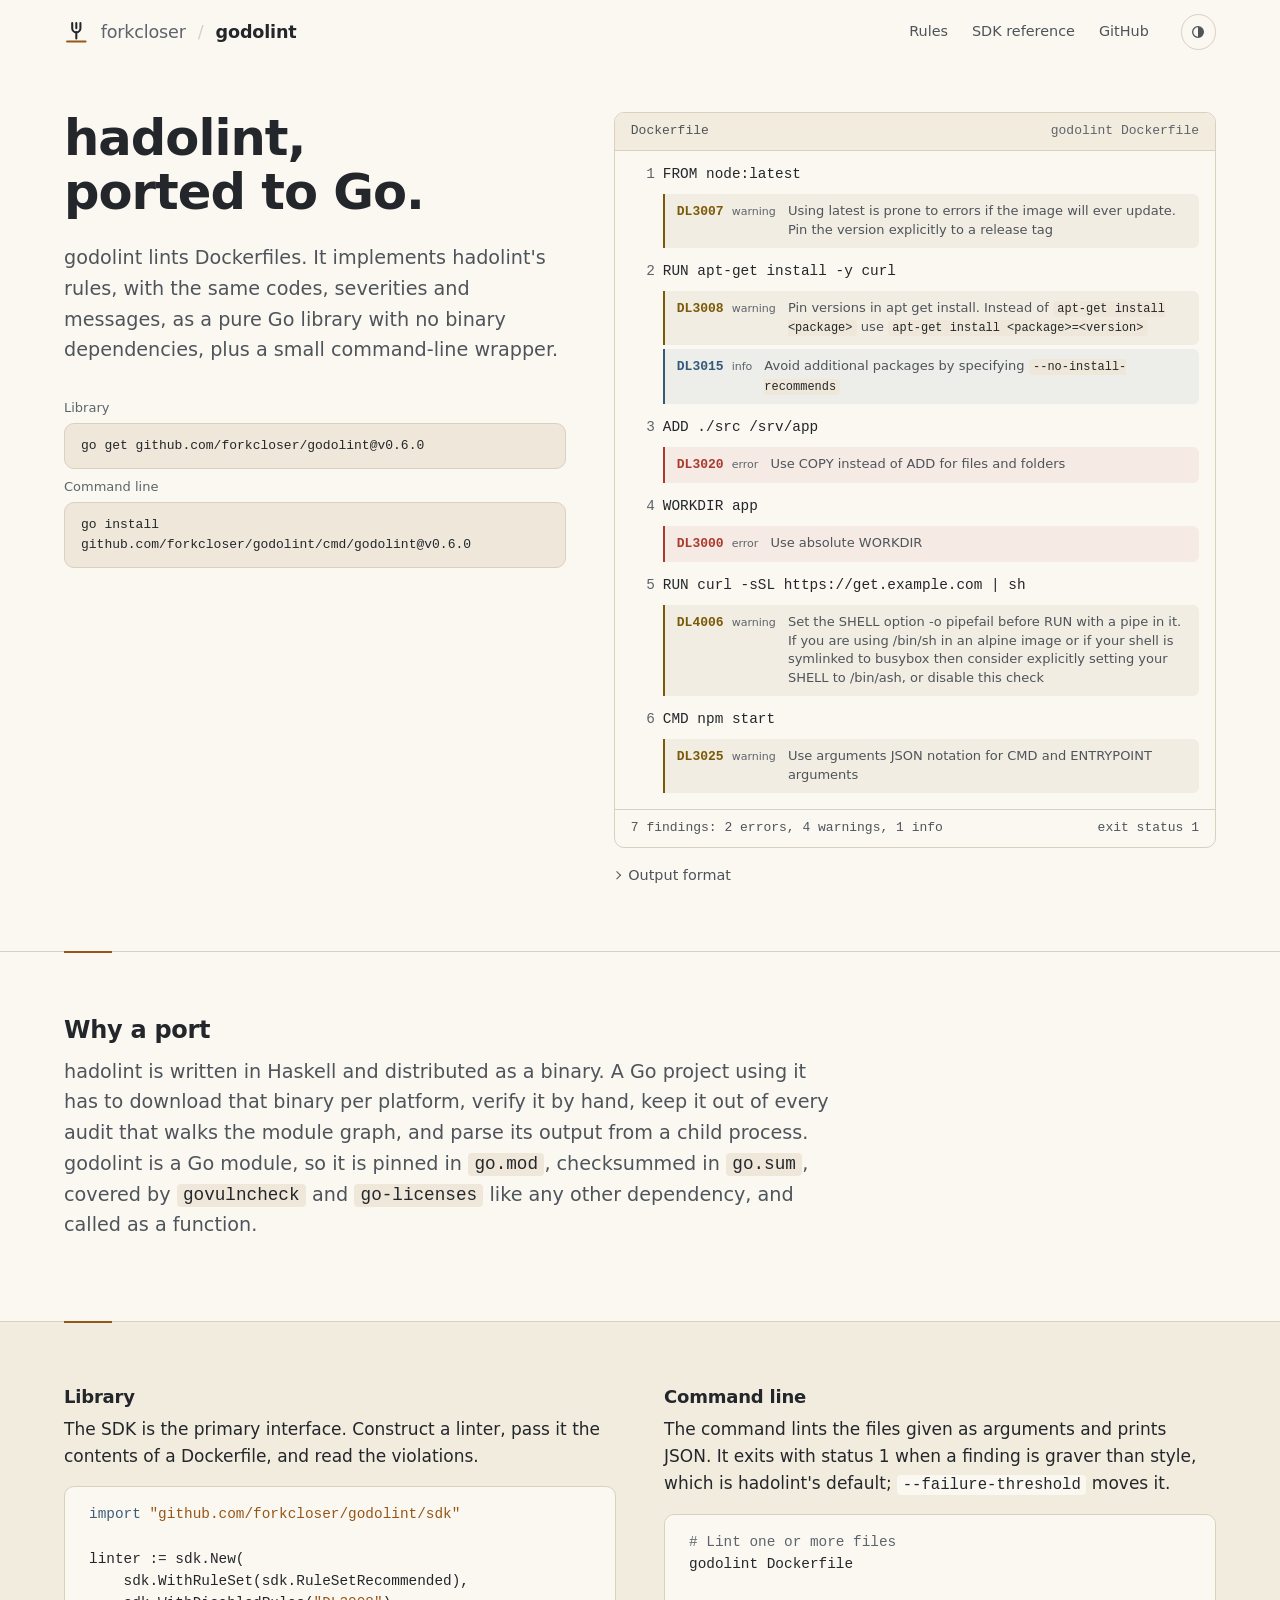
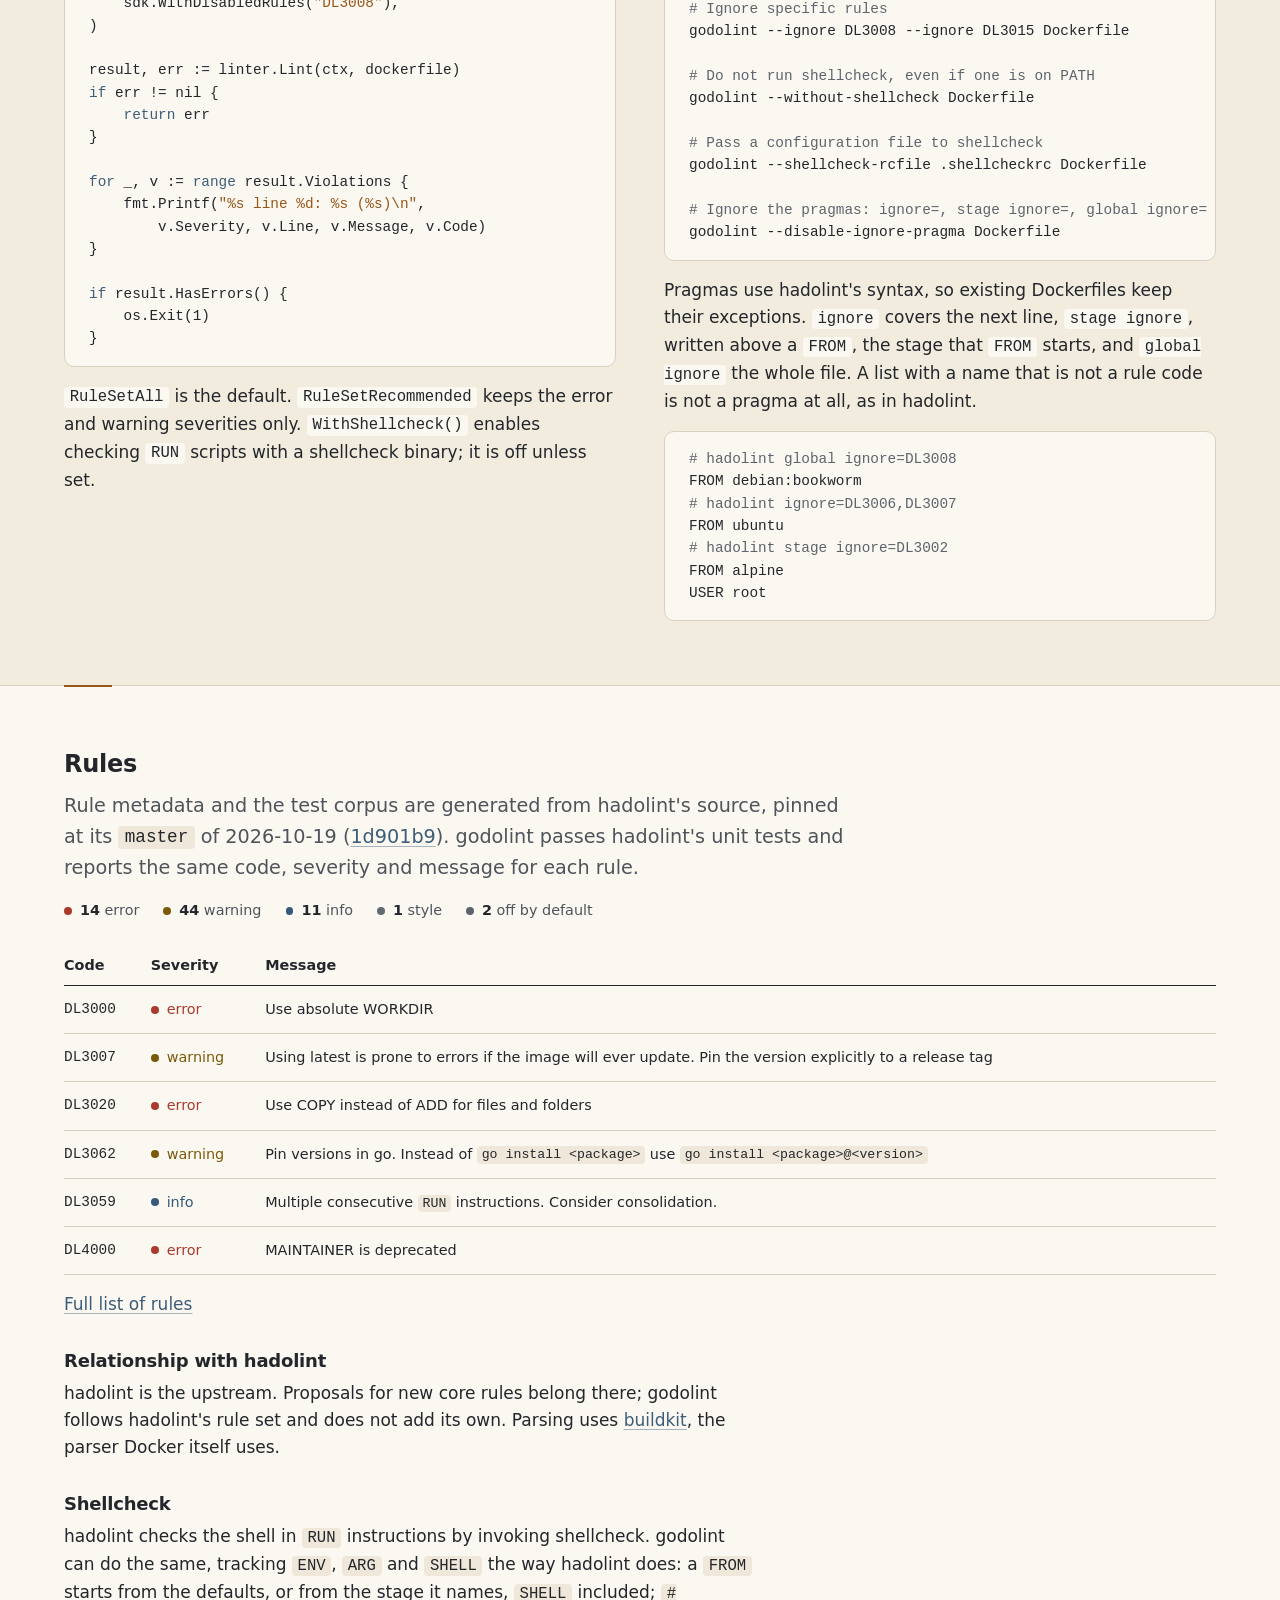
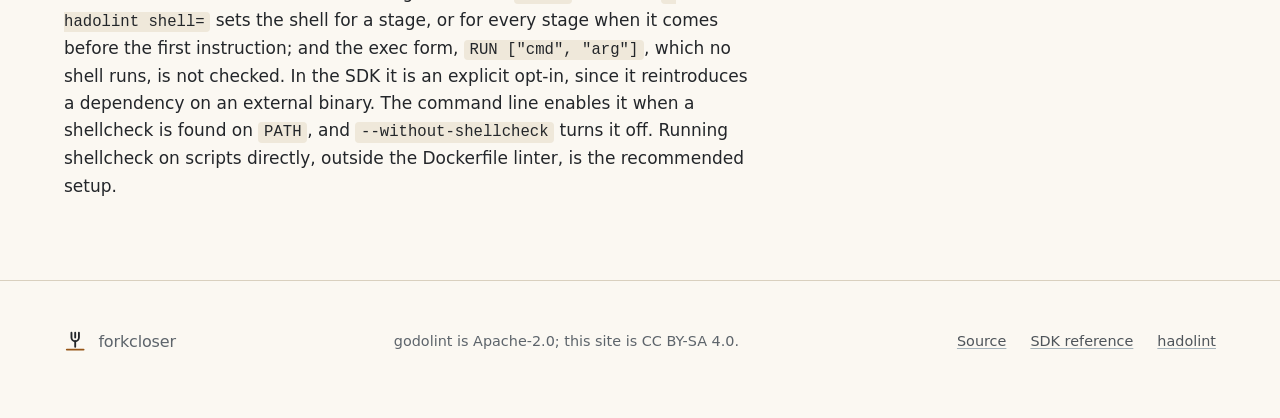
<file: site/index.html>
<!doctype html>
<html lang="en">
<head>
  <meta charset="utf-8">
  <meta name="viewport" content="width=device-width, initial-scale=1">
  <title>godolint</title>
  <meta name="description" content="A port of hadolint to Go. Same rules, codes and messages, as a library and a command-line tool.">
  <link rel="canonical" href="https://godolint.forkcloser.org/">
  <meta name="theme-color" content="#fbf8f2" media="(prefers-color-scheme: light)">
  <meta name="theme-color" content="#1d1a16" media="(prefers-color-scheme: dark)">
  <script>try{var t=localStorage.getItem("forkcloser-theme");if(t==="light"||t==="dark")document.documentElement.setAttribute("data-theme",t)}catch(e){}</script>
  <link rel="stylesheet" href="forkcloser.css">
  <link rel="stylesheet" href="style.css">
  <link rel="icon" type="image/png" href="favicon.png">
  <link rel="apple-touch-icon" href="apple-touch-icon.png">
  <meta property="og:url" content="https://godolint.forkcloser.org/">
  <meta property="og:title" content="godolint">
  <meta property="og:description" content="A port of hadolint to Go. Same rules, codes and messages, as a library and a command-line tool.">
  <meta property="og:image" content="https://godolint.forkcloser.org/logo.png">
  <script src="forkcloser.js" defer></script>
</head>
<body>

<a class="skip" href="#main">Skip to content</a>

<header class="wrap top">
  <a class="brand" href="./">
    <svg class="mark" viewBox="0 0 24 24" aria-hidden="true" fill="none" stroke="currentColor" stroke-width="2" stroke-linecap="round">
      <path d="M8 3v5a4 4 0 0 0 8 0V3"/>
        <path d="M12 3v5M12 12v6"/>
        <path class="table" d="M3 21h18"/>
    </svg>
    <span class="org">forkcloser</span><span class="sep">/</span>godolint
  </a>
  <nav class="nav" aria-label="Site">
    <a href="rules.html">Rules</a>
    <a href="https://pkg.go.dev/github.com/forkcloser/godolint/sdk">SDK reference</a>
    <a href="https://github.com/forkcloser/godolint">GitHub</a>
    <button class="theme" type="button" aria-label="Theme: system. Switch to light.">
      <svg class="auto" viewBox="0 0 24 24" aria-hidden="true" fill="none" stroke="currentColor" stroke-width="2"><circle cx="12" cy="12" r="8"/><path d="M12 4a8 8 0 0 1 0 16z" fill="currentColor" stroke="none"/></svg>
      <svg class="sun" viewBox="0 0 24 24" aria-hidden="true" fill="none" stroke="currentColor" stroke-width="2" stroke-linecap="round"><circle cx="12" cy="12" r="4"/><path d="M12 2v2M12 20v2M4.9 4.9l1.4 1.4M17.7 17.7l1.4 1.4M2 12h2M20 12h2M4.9 19.1l1.4-1.4M17.7 6.3l1.4-1.4"/></svg>
      <svg class="moon" viewBox="0 0 24 24" aria-hidden="true" fill="none" stroke="currentColor" stroke-width="2" stroke-linecap="round" stroke-linejoin="round"><path d="M21 12.8A9 9 0 1 1 11.2 3a7 7 0 0 0 9.8 9.8z"/></svg>
    </button>
  </nav>
</header>

<main id="main">

<div class="wrap hero">
  <div>
    <h1>hadolint, ported to Go.</h1>
    <p class="lede">godolint lints Dockerfiles. It implements hadolint's rules, with the same codes, severities and messages, as a pure Go library with no binary dependencies, plus a small command-line wrapper.</p>
    <div class="install">
      <p class="label">Library</p>
      <pre><code>go get github.com/forkcloser/godolint@v0.6.0</code></pre>
      <p class="label">Command line</p>
      <pre><code>go install github.com/forkcloser/godolint/cmd/godolint@v0.6.0</code></pre>
    </div>
  </div>

  <div>
    <figure class="lint" aria-label="A Dockerfile with godolint's findings shown under each line">
      <figcaption><span>Dockerfile</span><span>godolint Dockerfile</span></figcaption>
      <ol class="src">
        <li><code>FROM node:latest</code>
          <ul class="diag">
            <li class="sev-warning"><b>DL3007<small>warning</small></b> <span>Using latest is prone to errors if the image will ever update. Pin the version explicitly to a release tag</span></li>
          </ul>
        </li>
        <li><code>RUN apt-get install -y curl</code>
          <ul class="diag">
            <li class="sev-warning"><b>DL3008<small>warning</small></b> <span>Pin versions in apt get install. Instead of <code>apt-get install &lt;package&gt;</code> use <code>apt-get install &lt;package&gt;=&lt;version&gt;</code></span></li>
            <li class="sev-info"><b>DL3015<small>info</small></b> <span>Avoid additional packages by specifying <code>--no-install-recommends</code></span></li>
          </ul>
        </li>
        <li><code>ADD ./src /srv/app</code>
          <ul class="diag">
            <li class="sev-error"><b>DL3020<small>error</small></b> <span>Use COPY instead of ADD for files and folders</span></li>
          </ul>
        </li>
        <li><code>WORKDIR app</code>
          <ul class="diag">
            <li class="sev-error"><b>DL3000<small>error</small></b> <span>Use absolute WORKDIR</span></li>
          </ul>
        </li>
        <li><code>RUN curl -sSL https://get.example.com | sh</code>
          <ul class="diag">
            <li class="sev-warning"><b>DL4006<small>warning</small></b> <span>Set the SHELL option -o pipefail before RUN with a pipe in it. If you are using /bin/sh in an alpine image or if your shell is symlinked to busybox then consider explicitly setting your SHELL to /bin/ash, or disable this check</span></li>
          </ul>
        </li>
        <li><code>CMD npm start</code>
          <ul class="diag">
            <li class="sev-warning"><b>DL3025<small>warning</small></b> <span>Use arguments JSON notation for CMD and ENTRYPOINT arguments</span></li>
          </ul>
        </li>
      </ol>
      <div class="foot"><span>7 findings: 2 errors, 4 warnings, 1 info</span><span>exit status 1</span></div>
    </figure>
    <details class="raw">
      <summary>Output format</summary>
      <pre><code>[{"file":"Dockerfile","line":1,"column":1,"level":"warning","code":"DL3007",
  "message":"Using latest is prone to errors if the image will ever update. …"},
 {"file":"Dockerfile","line":2,"column":1,"level":"warning","code":"DL3008",
  "message":"Pin versions in apt get install. …"},
 …]</code></pre>
      <p class="label">A JSON array on stdout, one object per finding. The example above is checked against the binary's output by this site's test recipe.</p>
    </details>
  </div>
</div>

<section>
  <div class="wrap">
    <h2>Why a port</h2>
    <p class="intro">hadolint is written in Haskell and distributed as a binary. A Go project using it has to download that binary per platform, verify it by hand, keep it out of every audit that walks the module graph, and parse its output from a child process. godolint is a Go module, so it is pinned in <code>go.mod</code>, checksummed in <code>go.sum</code>, covered by <code>govulncheck</code> and <code>go-licenses</code> like any other dependency, and called as a function.</p>
  </div>
</section>

<section class="tint">
  <div class="wrap split">
    <div>
      <h3>Library</h3>
      <p>The SDK is the primary interface. Construct a linter, pass it the contents of a Dockerfile, and read the violations.</p>
      <pre><code><span class="k">import</span> <span class="s">"github.com/forkcloser/godolint/sdk"</span>

linter := sdk.New(
    sdk.WithRuleSet(sdk.RuleSetRecommended),
    sdk.WithDisabledRules(<span class="s">"DL3008"</span>),
)

result, err := linter.Lint(ctx, dockerfile)
<span class="k">if</span> err != nil {
    <span class="k">return</span> err
}

<span class="k">for</span> _, v := <span class="k">range</span> result.Violations {
    fmt.Printf(<span class="s">"%s line %d: %s (%s)\n"</span>,
        v.Severity, v.Line, v.Message, v.Code)
}

<span class="k">if</span> result.HasErrors() {
    os.Exit(1)
}</code></pre>
      <p><code>RuleSetAll</code> is the default. <code>RuleSetRecommended</code> keeps the error and warning severities only. <code>WithShellcheck()</code> enables checking <code>RUN</code> scripts with a shellcheck binary; it is off unless set.</p>
    </div>
    <div>
      <h3>Command line</h3>
      <p>The command lints the files given as arguments and prints JSON. It exits with status 1 when a finding is graver than style, which is hadolint's default; <code>--failure-threshold</code> moves it.</p>
      <pre><code><span class="c"># Lint one or more files</span>
godolint Dockerfile

<span class="c"># Ignore specific rules</span>
godolint --ignore DL3008 --ignore DL3015 Dockerfile

<span class="c"># Do not run shellcheck, even if one is on PATH</span>
godolint --without-shellcheck Dockerfile

<span class="c"># Pass a configuration file to shellcheck</span>
godolint --shellcheck-rcfile .shellcheckrc Dockerfile

<span class="c"># Ignore the pragmas: ignore=, stage ignore=, global ignore=</span>
godolint --disable-ignore-pragma Dockerfile</code></pre>
      <p>Pragmas use hadolint's syntax, so existing Dockerfiles keep their exceptions. <code>ignore</code> covers the next line, <code>stage ignore</code>, written above a <code>FROM</code>, the stage that <code>FROM</code> starts, and <code>global ignore</code> the whole file. A list with a name that is not a rule code is not a pragma at all, as in hadolint.</p>
      <pre><code><span class="c"># hadolint global ignore=DL3008</span>
FROM debian:bookworm
<span class="c"># hadolint ignore=DL3006,DL3007</span>
FROM ubuntu
<span class="c"># hadolint stage ignore=DL3002</span>
FROM alpine
USER root</code></pre>
    </div>
  </div>
</section>

<section>
  <div class="wrap">
    <h2>Rules</h2>
    <p class="intro">Rule metadata and the test corpus are generated from hadolint's source, pinned at its <code>master</code> of 2026-10-19 (<a href="https://github.com/hadolint/hadolint/commit/1d901b9c0b0d0445d19b1a9128d89fa55bb4604e">1d901b9</a>). godolint passes hadolint's unit tests and reports the same code, severity and message for each rule.</p>
    <ul class="tally" aria-label="Rules by severity">
      <li class="sev-error"><strong>14</strong> error</li>
      <li class="sev-warning"><strong>44</strong> warning</li>
      <li class="sev-info"><strong>11</strong> info</li>
      <li class="sev-style"><strong>1</strong> style</li>
      <li class="sev-ignore"><strong>2</strong> off by default</li>
    </ul>
    <div class="table-scroll">
      <table class="rules" role="table">
        <thead role="rowgroup"><tr role="row"><th role="columnheader">Code</th><th role="columnheader">Severity</th><th role="columnheader">Message</th></tr></thead>
        <tbody role="rowgroup">
          <tr class="sev-error" role="row"><td role="cell"><a href="rules.html#DL3000">DL3000</a></td><td role="cell">error</td><td role="cell">Use absolute WORKDIR</td></tr>
          <tr class="sev-warning" role="row"><td role="cell"><a href="rules.html#DL3007">DL3007</a></td><td role="cell">warning</td><td role="cell">Using latest is prone to errors if the image will ever update. Pin the version explicitly to a release tag</td></tr>
          <tr class="sev-error" role="row"><td role="cell"><a href="rules.html#DL3020">DL3020</a></td><td role="cell">error</td><td role="cell">Use COPY instead of ADD for files and folders</td></tr>
          <tr class="sev-warning" role="row"><td role="cell"><a href="rules.html#DL3062">DL3062</a></td><td role="cell">warning</td><td role="cell">Pin versions in go. Instead of <code>go install &lt;package&gt;</code> use <code>go install &lt;package&gt;@&lt;version&gt;</code></td></tr>
          <tr class="sev-info" role="row"><td role="cell"><a href="rules.html#DL3059">DL3059</a></td><td role="cell">info</td><td role="cell">Multiple consecutive <code>RUN</code> instructions. Consider consolidation.</td></tr>
          <tr class="sev-error" role="row"><td role="cell"><a href="rules.html#DL4000">DL4000</a></td><td role="cell">error</td><td role="cell">MAINTAINER is deprecated</td></tr>
        </tbody>
      </table>
    </div>
    <p class="rules-more"><a href="rules.html">Full list of rules</a></p>
    <h3>Relationship with hadolint</h3>
    <p>hadolint is the upstream. Proposals for new core rules belong there; godolint follows hadolint's rule set and does not add its own. Parsing uses <a href="https://github.com/moby/buildkit">buildkit</a>, the parser Docker itself uses.</p>
    <h3>Shellcheck</h3>
    <p>hadolint checks the shell in <code>RUN</code> instructions by invoking shellcheck. godolint can do the same, tracking <code>ENV</code>, <code>ARG</code> and <code>SHELL</code> the way hadolint does: a <code>FROM</code> starts from the defaults, or from the stage it names, <code>SHELL</code> included; <code># hadolint shell=</code> sets the shell for a stage, or for every stage when it comes before the first instruction; and the exec form, <code>RUN ["cmd", "arg"]</code>, which no shell runs, is not checked. In the SDK it is an explicit opt-in, since it reintroduces a dependency on an external binary. The command line enables it when a shellcheck is found on <code>PATH</code>, and <code>--without-shellcheck</code> turns it off. Running shellcheck on scripts directly, outside the Dockerfile linter, is the recommended setup.</p>
  </div>
</section>

</main>

<footer>
  <div class="wrap">
    <a class="brand" href="https://github.com/forkcloser">
      <svg class="mark" viewBox="0 0 24 24" aria-hidden="true" fill="none" stroke="currentColor" stroke-width="2" stroke-linecap="round">
        <path d="M8 3v5a4 4 0 0 0 8 0V3"/>
        <path d="M12 3v5M12 12v6"/>
        <path class="table" d="M3 21h18"/>
      </svg>
      <span class="org">forkcloser</span>
    </a>
    <span>godolint is Apache-2.0; this site is CC BY-SA 4.0.</span>
    <nav aria-label="Project links">
      <a href="https://github.com/forkcloser/godolint">Source</a>
      <a href="https://pkg.go.dev/github.com/forkcloser/godolint/sdk">SDK reference</a>
      <a href="https://github.com/hadolint/hadolint">hadolint</a>
    </nav>
  </div>
</footer>


</body>
</html>
</file>
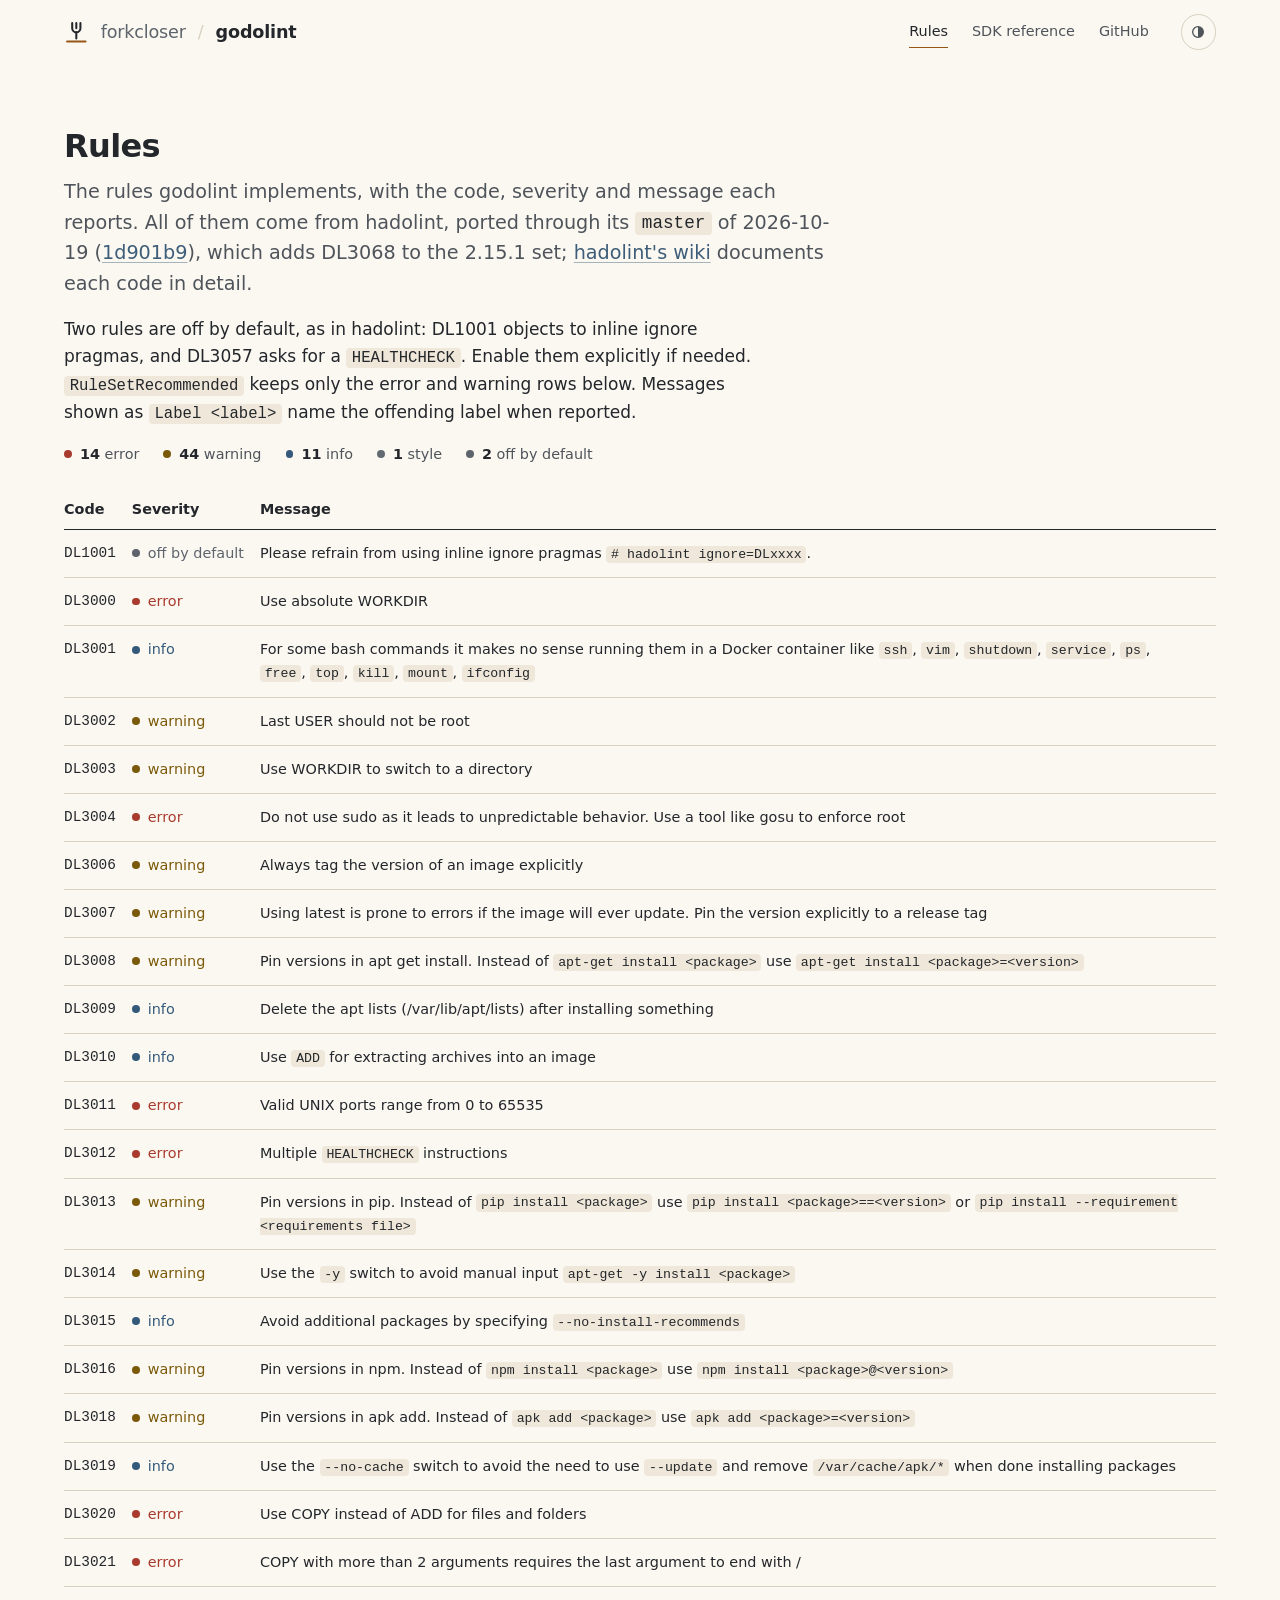
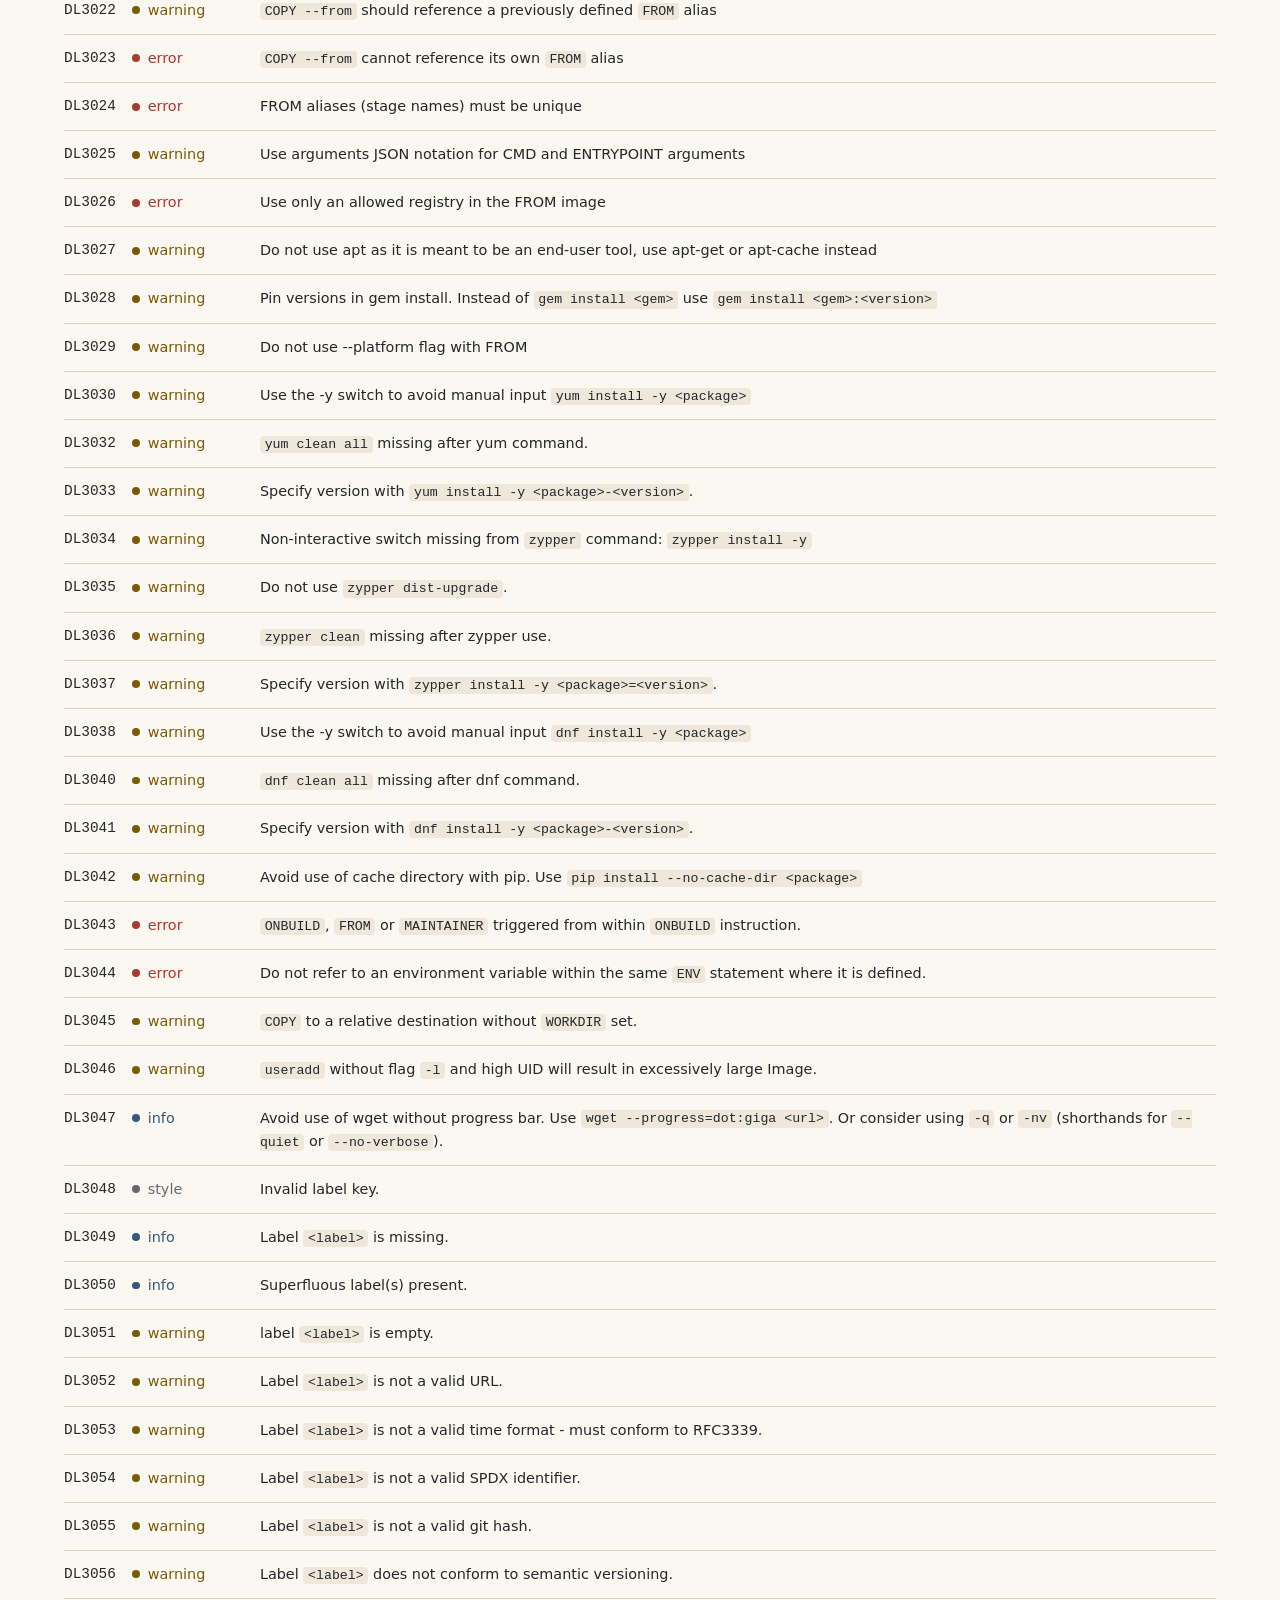
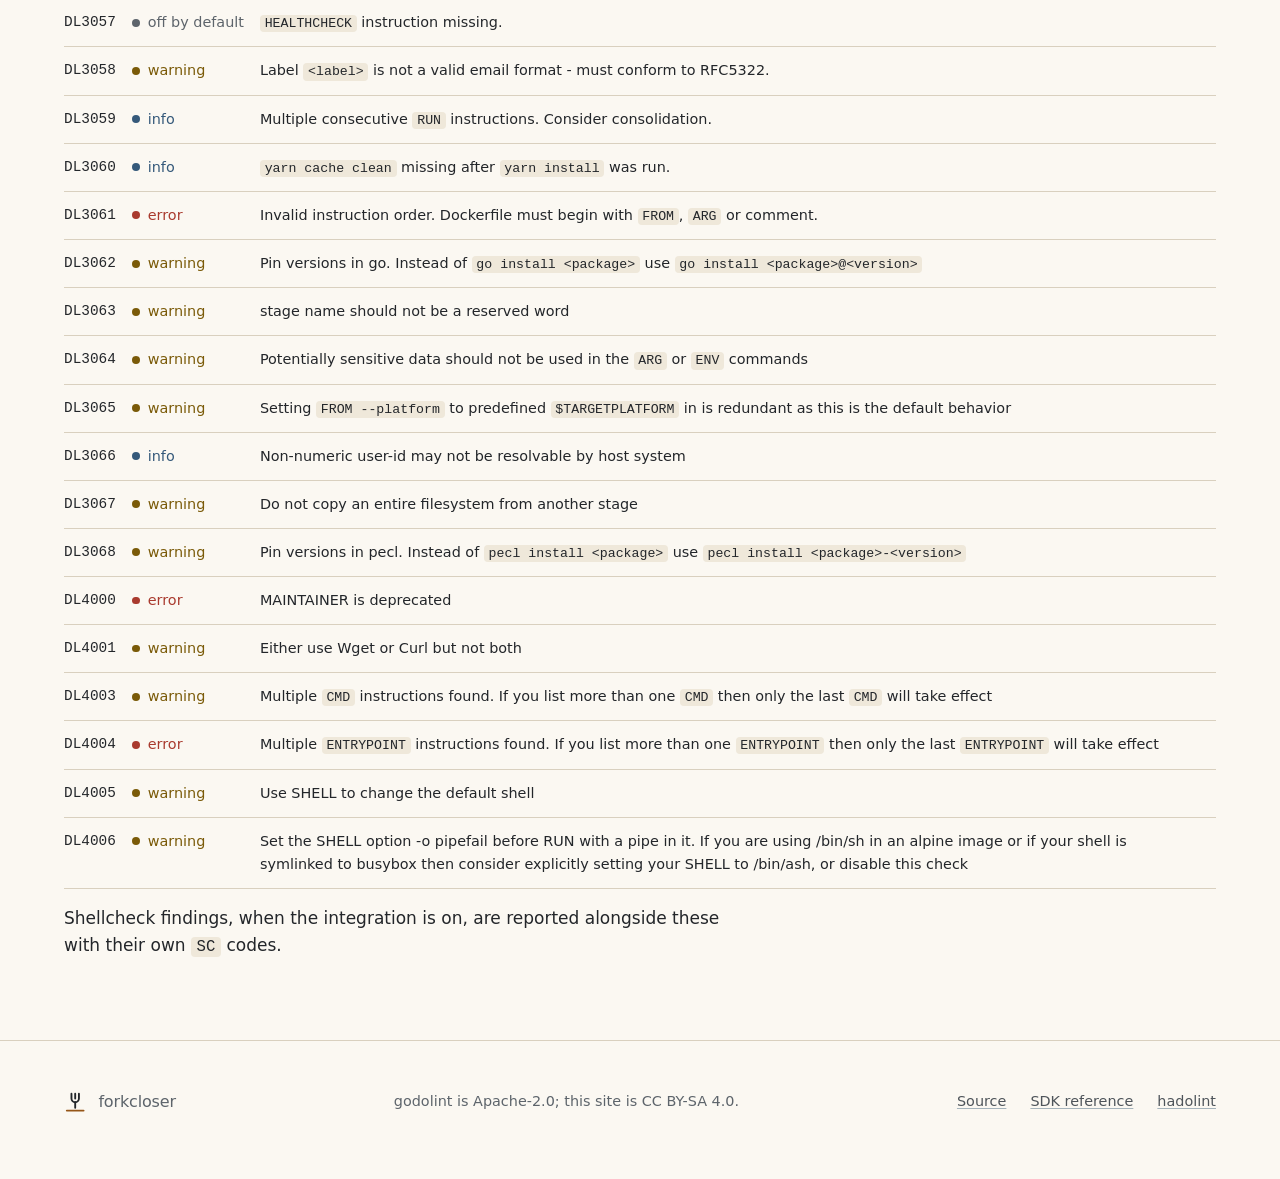
<file: site/rules.html>
<!doctype html>
<html lang="en">
<head>
  <meta charset="utf-8">
  <meta name="viewport" content="width=device-width, initial-scale=1">
  <title>Rules — godolint</title>
  <meta name="description" content="Every rule godolint ships: the same codes, severities and messages as hadolint.">
  <link rel="canonical" href="https://godolint.forkcloser.org/rules">
  <meta name="theme-color" content="#fbf8f2" media="(prefers-color-scheme: light)">
  <meta name="theme-color" content="#1d1a16" media="(prefers-color-scheme: dark)">
  <script>try{var t=localStorage.getItem("forkcloser-theme");if(t==="light"||t==="dark")document.documentElement.setAttribute("data-theme",t)}catch(e){}</script>
  <link rel="stylesheet" href="forkcloser.css">
  <link rel="stylesheet" href="style.css">
  <link rel="icon" type="image/png" href="favicon.png">
  <link rel="apple-touch-icon" href="apple-touch-icon.png">
  <meta property="og:url" content="https://godolint.forkcloser.org/rules">
  <meta property="og:title" content="Rules — godolint">
  <meta property="og:description" content="Every rule godolint ships: the same codes, severities and messages as hadolint.">
  <meta property="og:image" content="https://godolint.forkcloser.org/logo.png">
  <script src="forkcloser.js" defer></script>
</head>
<body>

<a class="skip" href="#main">Skip to content</a>

<header class="wrap top">
  <a class="brand" href="./">
    <svg class="mark" viewBox="0 0 24 24" aria-hidden="true" fill="none" stroke="currentColor" stroke-width="2" stroke-linecap="round">
      <path d="M8 3v5a4 4 0 0 0 8 0V3"/>
        <path d="M12 3v5M12 12v6"/>
        <path class="table" d="M3 21h18"/>
    </svg>
    <span class="org">forkcloser</span><span class="sep">/</span>godolint
  </a>
  <nav class="nav" aria-label="Site">
    <a href="rules.html" aria-current="page">Rules</a>
    <a href="https://pkg.go.dev/github.com/forkcloser/godolint/sdk">SDK reference</a>
    <a href="https://github.com/forkcloser/godolint">GitHub</a>
    <button class="theme" type="button" aria-label="Theme: system. Switch to light.">
      <svg class="auto" viewBox="0 0 24 24" aria-hidden="true" fill="none" stroke="currentColor" stroke-width="2"><circle cx="12" cy="12" r="8"/><path d="M12 4a8 8 0 0 1 0 16z" fill="currentColor" stroke="none"/></svg>
      <svg class="sun" viewBox="0 0 24 24" aria-hidden="true" fill="none" stroke="currentColor" stroke-width="2" stroke-linecap="round"><circle cx="12" cy="12" r="4"/><path d="M12 2v2M12 20v2M4.9 4.9l1.4 1.4M17.7 17.7l1.4 1.4M2 12h2M20 12h2M4.9 19.1l1.4-1.4M17.7 6.3l1.4-1.4"/></svg>
      <svg class="moon" viewBox="0 0 24 24" aria-hidden="true" fill="none" stroke="currentColor" stroke-width="2" stroke-linecap="round" stroke-linejoin="round"><path d="M21 12.8A9 9 0 1 1 11.2 3a7 7 0 0 0 9.8 9.8z"/></svg>
    </button>
  </nav>
</header>

<main id="main">
<section class="plain">
  <div class="wrap">
    <h1 class="page">Rules</h1>
    <p class="intro">The rules godolint implements, with the code, severity and message each reports. All of them come from hadolint, ported through its <code>master</code> of 2026-10-19 (<a href="https://github.com/hadolint/hadolint/commit/1d901b9c0b0d0445d19b1a9128d89fa55bb4604e">1d901b9</a>), which adds DL3068 to the 2.15.1 set; <a href="https://github.com/hadolint/hadolint/wiki">hadolint's wiki</a> documents each code in detail.</p>
    <p>Two rules are off by default, as in hadolint: DL1001 objects to inline ignore pragmas, and DL3057 asks for a <code>HEALTHCHECK</code>. Enable them explicitly if needed. <code>RuleSetRecommended</code> keeps only the error and warning rows below. Messages shown as <code>Label &lt;label&gt;</code> name the offending label when reported.</p>
    <ul class="tally" aria-label="Rules by severity">
      <li class="sev-error"><strong>14</strong> error</li>
      <li class="sev-warning"><strong>44</strong> warning</li>
      <li class="sev-info"><strong>11</strong> info</li>
      <li class="sev-style"><strong>1</strong> style</li>
      <li class="sev-ignore"><strong>2</strong> off by default</li>
    </ul>
    <div class="table-scroll">
      <table class="rules" role="table">
        <thead role="rowgroup"><tr role="row"><th role="columnheader">Code</th><th role="columnheader">Severity</th><th role="columnheader">Message</th></tr></thead>
        <tbody role="rowgroup">
          <tr id="DL1001" class="sev-ignore" role="row"><td role="cell"><a href="#DL1001">DL1001</a></td><td role="cell">off by default</td><td role="cell">Please refrain from using inline ignore pragmas <code># hadolint ignore=DLxxxx</code>.</td></tr>
          <tr id="DL3000" class="sev-error" role="row"><td role="cell"><a href="#DL3000">DL3000</a></td><td role="cell">error</td><td role="cell">Use absolute WORKDIR</td></tr>
          <tr id="DL3001" class="sev-info" role="row"><td role="cell"><a href="#DL3001">DL3001</a></td><td role="cell">info</td><td role="cell">For some bash commands it makes no sense running them in a Docker container like <code>ssh</code>, <code>vim</code>, <code>shutdown</code>, <code>service</code>, <code>ps</code>, <code>free</code>, <code>top</code>, <code>kill</code>, <code>mount</code>, <code>ifconfig</code></td></tr>
          <tr id="DL3002" class="sev-warning" role="row"><td role="cell"><a href="#DL3002">DL3002</a></td><td role="cell">warning</td><td role="cell">Last USER should not be root</td></tr>
          <tr id="DL3003" class="sev-warning" role="row"><td role="cell"><a href="#DL3003">DL3003</a></td><td role="cell">warning</td><td role="cell">Use WORKDIR to switch to a directory</td></tr>
          <tr id="DL3004" class="sev-error" role="row"><td role="cell"><a href="#DL3004">DL3004</a></td><td role="cell">error</td><td role="cell">Do not use sudo as it leads to unpredictable behavior. Use a tool like gosu to enforce root</td></tr>
          <tr id="DL3006" class="sev-warning" role="row"><td role="cell"><a href="#DL3006">DL3006</a></td><td role="cell">warning</td><td role="cell">Always tag the version of an image explicitly</td></tr>
          <tr id="DL3007" class="sev-warning" role="row"><td role="cell"><a href="#DL3007">DL3007</a></td><td role="cell">warning</td><td role="cell">Using latest is prone to errors if the image will ever update. Pin the version explicitly to a release tag</td></tr>
          <tr id="DL3008" class="sev-warning" role="row"><td role="cell"><a href="#DL3008">DL3008</a></td><td role="cell">warning</td><td role="cell">Pin versions in apt get install. Instead of <code>apt-get install &lt;package&gt;</code> use <code>apt-get install &lt;package&gt;=&lt;version&gt;</code></td></tr>
          <tr id="DL3009" class="sev-info" role="row"><td role="cell"><a href="#DL3009">DL3009</a></td><td role="cell">info</td><td role="cell">Delete the apt lists (/var/lib/apt/lists) after installing something</td></tr>
          <tr id="DL3010" class="sev-info" role="row"><td role="cell"><a href="#DL3010">DL3010</a></td><td role="cell">info</td><td role="cell">Use <code>ADD</code> for extracting archives into an image</td></tr>
          <tr id="DL3011" class="sev-error" role="row"><td role="cell"><a href="#DL3011">DL3011</a></td><td role="cell">error</td><td role="cell">Valid UNIX ports range from 0 to 65535</td></tr>
          <tr id="DL3012" class="sev-error" role="row"><td role="cell"><a href="#DL3012">DL3012</a></td><td role="cell">error</td><td role="cell">Multiple <code>HEALTHCHECK</code> instructions</td></tr>
          <tr id="DL3013" class="sev-warning" role="row"><td role="cell"><a href="#DL3013">DL3013</a></td><td role="cell">warning</td><td role="cell">Pin versions in pip. Instead of <code>pip install &lt;package&gt;</code> use <code>pip install &lt;package&gt;==&lt;version&gt;</code> or <code>pip install --requirement &lt;requirements file&gt;</code></td></tr>
          <tr id="DL3014" class="sev-warning" role="row"><td role="cell"><a href="#DL3014">DL3014</a></td><td role="cell">warning</td><td role="cell">Use the <code>-y</code> switch to avoid manual input <code>apt-get -y install &lt;package&gt;</code></td></tr>
          <tr id="DL3015" class="sev-info" role="row"><td role="cell"><a href="#DL3015">DL3015</a></td><td role="cell">info</td><td role="cell">Avoid additional packages by specifying <code>--no-install-recommends</code></td></tr>
          <tr id="DL3016" class="sev-warning" role="row"><td role="cell"><a href="#DL3016">DL3016</a></td><td role="cell">warning</td><td role="cell">Pin versions in npm. Instead of <code>npm install &lt;package&gt;</code> use <code>npm install &lt;package&gt;@&lt;version&gt;</code></td></tr>
          <tr id="DL3018" class="sev-warning" role="row"><td role="cell"><a href="#DL3018">DL3018</a></td><td role="cell">warning</td><td role="cell">Pin versions in apk add. Instead of <code>apk add &lt;package&gt;</code> use <code>apk add &lt;package&gt;=&lt;version&gt;</code></td></tr>
          <tr id="DL3019" class="sev-info" role="row"><td role="cell"><a href="#DL3019">DL3019</a></td><td role="cell">info</td><td role="cell">Use the <code>--no-cache</code> switch to avoid the need to use <code>--update</code> and remove <code>/var/cache/apk/*</code> when done installing packages</td></tr>
          <tr id="DL3020" class="sev-error" role="row"><td role="cell"><a href="#DL3020">DL3020</a></td><td role="cell">error</td><td role="cell">Use COPY instead of ADD for files and folders</td></tr>
          <tr id="DL3021" class="sev-error" role="row"><td role="cell"><a href="#DL3021">DL3021</a></td><td role="cell">error</td><td role="cell">COPY with more than 2 arguments requires the last argument to end with /</td></tr>
          <tr id="DL3022" class="sev-warning" role="row"><td role="cell"><a href="#DL3022">DL3022</a></td><td role="cell">warning</td><td role="cell"><code>COPY --from</code> should reference a previously defined <code>FROM</code> alias</td></tr>
          <tr id="DL3023" class="sev-error" role="row"><td role="cell"><a href="#DL3023">DL3023</a></td><td role="cell">error</td><td role="cell"><code>COPY --from</code> cannot reference its own <code>FROM</code> alias</td></tr>
          <tr id="DL3024" class="sev-error" role="row"><td role="cell"><a href="#DL3024">DL3024</a></td><td role="cell">error</td><td role="cell">FROM aliases (stage names) must be unique</td></tr>
          <tr id="DL3025" class="sev-warning" role="row"><td role="cell"><a href="#DL3025">DL3025</a></td><td role="cell">warning</td><td role="cell">Use arguments JSON notation for CMD and ENTRYPOINT arguments</td></tr>
          <tr id="DL3026" class="sev-error" role="row"><td role="cell"><a href="#DL3026">DL3026</a></td><td role="cell">error</td><td role="cell">Use only an allowed registry in the FROM image</td></tr>
          <tr id="DL3027" class="sev-warning" role="row"><td role="cell"><a href="#DL3027">DL3027</a></td><td role="cell">warning</td><td role="cell">Do not use apt as it is meant to be an end-user tool, use apt-get or apt-cache instead</td></tr>
          <tr id="DL3028" class="sev-warning" role="row"><td role="cell"><a href="#DL3028">DL3028</a></td><td role="cell">warning</td><td role="cell">Pin versions in gem install. Instead of <code>gem install &lt;gem&gt;</code> use <code>gem install &lt;gem&gt;:&lt;version&gt;</code></td></tr>
          <tr id="DL3029" class="sev-warning" role="row"><td role="cell"><a href="#DL3029">DL3029</a></td><td role="cell">warning</td><td role="cell">Do not use --platform flag with FROM</td></tr>
          <tr id="DL3030" class="sev-warning" role="row"><td role="cell"><a href="#DL3030">DL3030</a></td><td role="cell">warning</td><td role="cell">Use the -y switch to avoid manual input <code>yum install -y &lt;package&gt;</code></td></tr>
          <tr id="DL3032" class="sev-warning" role="row"><td role="cell"><a href="#DL3032">DL3032</a></td><td role="cell">warning</td><td role="cell"><code>yum clean all</code> missing after yum command.</td></tr>
          <tr id="DL3033" class="sev-warning" role="row"><td role="cell"><a href="#DL3033">DL3033</a></td><td role="cell">warning</td><td role="cell">Specify version with <code>yum install -y &lt;package&gt;-&lt;version&gt;</code>.</td></tr>
          <tr id="DL3034" class="sev-warning" role="row"><td role="cell"><a href="#DL3034">DL3034</a></td><td role="cell">warning</td><td role="cell">Non-interactive switch missing from <code>zypper</code> command: <code>zypper install -y</code></td></tr>
          <tr id="DL3035" class="sev-warning" role="row"><td role="cell"><a href="#DL3035">DL3035</a></td><td role="cell">warning</td><td role="cell">Do not use <code>zypper dist-upgrade</code>.</td></tr>
          <tr id="DL3036" class="sev-warning" role="row"><td role="cell"><a href="#DL3036">DL3036</a></td><td role="cell">warning</td><td role="cell"><code>zypper clean</code> missing after zypper use.</td></tr>
          <tr id="DL3037" class="sev-warning" role="row"><td role="cell"><a href="#DL3037">DL3037</a></td><td role="cell">warning</td><td role="cell">Specify version with <code>zypper install -y &lt;package&gt;=&lt;version&gt;</code>.</td></tr>
          <tr id="DL3038" class="sev-warning" role="row"><td role="cell"><a href="#DL3038">DL3038</a></td><td role="cell">warning</td><td role="cell">Use the -y switch to avoid manual input <code>dnf install -y &lt;package&gt;</code></td></tr>
          <tr id="DL3040" class="sev-warning" role="row"><td role="cell"><a href="#DL3040">DL3040</a></td><td role="cell">warning</td><td role="cell"><code>dnf clean all</code> missing after dnf command.</td></tr>
          <tr id="DL3041" class="sev-warning" role="row"><td role="cell"><a href="#DL3041">DL3041</a></td><td role="cell">warning</td><td role="cell">Specify version with <code>dnf install -y &lt;package&gt;-&lt;version&gt;</code>.</td></tr>
          <tr id="DL3042" class="sev-warning" role="row"><td role="cell"><a href="#DL3042">DL3042</a></td><td role="cell">warning</td><td role="cell">Avoid use of cache directory with pip. Use <code>pip install --no-cache-dir &lt;package&gt;</code></td></tr>
          <tr id="DL3043" class="sev-error" role="row"><td role="cell"><a href="#DL3043">DL3043</a></td><td role="cell">error</td><td role="cell"><code>ONBUILD</code>, <code>FROM</code> or <code>MAINTAINER</code> triggered from within <code>ONBUILD</code> instruction.</td></tr>
          <tr id="DL3044" class="sev-error" role="row"><td role="cell"><a href="#DL3044">DL3044</a></td><td role="cell">error</td><td role="cell">Do not refer to an environment variable within the same <code>ENV</code> statement where it is defined.</td></tr>
          <tr id="DL3045" class="sev-warning" role="row"><td role="cell"><a href="#DL3045">DL3045</a></td><td role="cell">warning</td><td role="cell"><code>COPY</code> to a relative destination without <code>WORKDIR</code> set.</td></tr>
          <tr id="DL3046" class="sev-warning" role="row"><td role="cell"><a href="#DL3046">DL3046</a></td><td role="cell">warning</td><td role="cell"><code>useradd</code> without flag <code>-l</code> and high UID will result in excessively large Image.</td></tr>
          <tr id="DL3047" class="sev-info" role="row"><td role="cell"><a href="#DL3047">DL3047</a></td><td role="cell">info</td><td role="cell">Avoid use of wget without progress bar. Use <code>wget --progress=dot:giga &lt;url&gt;</code>. Or consider using <code>-q</code> or <code>-nv</code> (shorthands for <code>--quiet</code> or <code>--no-verbose</code>).</td></tr>
          <tr id="DL3048" class="sev-style" role="row"><td role="cell"><a href="#DL3048">DL3048</a></td><td role="cell">style</td><td role="cell">Invalid label key.</td></tr>
          <tr id="DL3049" class="sev-info" role="row"><td role="cell"><a href="#DL3049">DL3049</a></td><td role="cell">info</td><td role="cell">Label <code>&lt;label&gt;</code> is missing.</td></tr>
          <tr id="DL3050" class="sev-info" role="row"><td role="cell"><a href="#DL3050">DL3050</a></td><td role="cell">info</td><td role="cell">Superfluous label(s) present.</td></tr>
          <tr id="DL3051" class="sev-warning" role="row"><td role="cell"><a href="#DL3051">DL3051</a></td><td role="cell">warning</td><td role="cell">label <code>&lt;label&gt;</code> is empty.</td></tr>
          <tr id="DL3052" class="sev-warning" role="row"><td role="cell"><a href="#DL3052">DL3052</a></td><td role="cell">warning</td><td role="cell">Label <code>&lt;label&gt;</code> is not a valid URL.</td></tr>
          <tr id="DL3053" class="sev-warning" role="row"><td role="cell"><a href="#DL3053">DL3053</a></td><td role="cell">warning</td><td role="cell">Label <code>&lt;label&gt;</code> is not a valid time format - must conform to RFC3339.</td></tr>
          <tr id="DL3054" class="sev-warning" role="row"><td role="cell"><a href="#DL3054">DL3054</a></td><td role="cell">warning</td><td role="cell">Label <code>&lt;label&gt;</code> is not a valid SPDX identifier.</td></tr>
          <tr id="DL3055" class="sev-warning" role="row"><td role="cell"><a href="#DL3055">DL3055</a></td><td role="cell">warning</td><td role="cell">Label <code>&lt;label&gt;</code> is not a valid git hash.</td></tr>
          <tr id="DL3056" class="sev-warning" role="row"><td role="cell"><a href="#DL3056">DL3056</a></td><td role="cell">warning</td><td role="cell">Label <code>&lt;label&gt;</code> does not conform to semantic versioning.</td></tr>
          <tr id="DL3057" class="sev-ignore" role="row"><td role="cell"><a href="#DL3057">DL3057</a></td><td role="cell">off by default</td><td role="cell"><code>HEALTHCHECK</code> instruction missing.</td></tr>
          <tr id="DL3058" class="sev-warning" role="row"><td role="cell"><a href="#DL3058">DL3058</a></td><td role="cell">warning</td><td role="cell">Label <code>&lt;label&gt;</code> is not a valid email format - must conform to RFC5322.</td></tr>
          <tr id="DL3059" class="sev-info" role="row"><td role="cell"><a href="#DL3059">DL3059</a></td><td role="cell">info</td><td role="cell">Multiple consecutive <code>RUN</code> instructions. Consider consolidation.</td></tr>
          <tr id="DL3060" class="sev-info" role="row"><td role="cell"><a href="#DL3060">DL3060</a></td><td role="cell">info</td><td role="cell"><code>yarn cache clean</code> missing after <code>yarn install</code> was run.</td></tr>
          <tr id="DL3061" class="sev-error" role="row"><td role="cell"><a href="#DL3061">DL3061</a></td><td role="cell">error</td><td role="cell">Invalid instruction order. Dockerfile must begin with <code>FROM</code>, <code>ARG</code> or comment.</td></tr>
          <tr id="DL3062" class="sev-warning" role="row"><td role="cell"><a href="#DL3062">DL3062</a></td><td role="cell">warning</td><td role="cell">Pin versions in go. Instead of <code>go install &lt;package&gt;</code> use <code>go install &lt;package&gt;@&lt;version&gt;</code></td></tr>
          <tr id="DL3063" class="sev-warning" role="row"><td role="cell"><a href="#DL3063">DL3063</a></td><td role="cell">warning</td><td role="cell">stage name should not be a reserved word</td></tr>
          <tr id="DL3064" class="sev-warning" role="row"><td role="cell"><a href="#DL3064">DL3064</a></td><td role="cell">warning</td><td role="cell">Potentially sensitive data should not be used in the <code>ARG</code> or <code>ENV</code> commands</td></tr>
          <tr id="DL3065" class="sev-warning" role="row"><td role="cell"><a href="#DL3065">DL3065</a></td><td role="cell">warning</td><td role="cell">Setting <code>FROM --platform</code> to predefined <code>$TARGETPLATFORM</code> in is redundant as this is the default behavior</td></tr>
          <tr id="DL3066" class="sev-info" role="row"><td role="cell"><a href="#DL3066">DL3066</a></td><td role="cell">info</td><td role="cell">Non-numeric user-id may not be resolvable by host system</td></tr>
          <tr id="DL3067" class="sev-warning" role="row"><td role="cell"><a href="#DL3067">DL3067</a></td><td role="cell">warning</td><td role="cell">Do not copy an entire filesystem from another stage</td></tr>
          <tr id="DL3068" class="sev-warning" role="row"><td role="cell"><a href="#DL3068">DL3068</a></td><td role="cell">warning</td><td role="cell">Pin versions in pecl. Instead of <code>pecl install &lt;package&gt;</code> use <code>pecl install &lt;package&gt;-&lt;version&gt;</code></td></tr>
          <tr id="DL4000" class="sev-error" role="row"><td role="cell"><a href="#DL4000">DL4000</a></td><td role="cell">error</td><td role="cell">MAINTAINER is deprecated</td></tr>
          <tr id="DL4001" class="sev-warning" role="row"><td role="cell"><a href="#DL4001">DL4001</a></td><td role="cell">warning</td><td role="cell">Either use Wget or Curl but not both</td></tr>
          <tr id="DL4003" class="sev-warning" role="row"><td role="cell"><a href="#DL4003">DL4003</a></td><td role="cell">warning</td><td role="cell">Multiple <code>CMD</code> instructions found. If you list more than one <code>CMD</code> then only the last <code>CMD</code> will take effect</td></tr>
          <tr id="DL4004" class="sev-error" role="row"><td role="cell"><a href="#DL4004">DL4004</a></td><td role="cell">error</td><td role="cell">Multiple <code>ENTRYPOINT</code> instructions found. If you list more than one <code>ENTRYPOINT</code> then only the last <code>ENTRYPOINT</code> will take effect</td></tr>
          <tr id="DL4005" class="sev-warning" role="row"><td role="cell"><a href="#DL4005">DL4005</a></td><td role="cell">warning</td><td role="cell">Use SHELL to change the default shell</td></tr>
          <tr id="DL4006" class="sev-warning" role="row"><td role="cell"><a href="#DL4006">DL4006</a></td><td role="cell">warning</td><td role="cell">Set the SHELL option -o pipefail before RUN with a pipe in it. If you are using /bin/sh in an alpine image or if your shell is symlinked to busybox then consider explicitly setting your SHELL to /bin/ash, or disable this check</td></tr>
        </tbody>
      </table>
    </div>
    <p class="rules-more">Shellcheck findings, when the integration is on, are reported alongside these with their own <code>SC</code> codes.</p>
  </div>
</section>
</main>

<footer>
  <div class="wrap">
    <a class="brand" href="https://github.com/forkcloser">
      <svg class="mark" viewBox="0 0 24 24" aria-hidden="true" fill="none" stroke="currentColor" stroke-width="2" stroke-linecap="round">
        <path d="M8 3v5a4 4 0 0 0 8 0V3"/>
        <path d="M12 3v5M12 12v6"/>
        <path class="table" d="M3 21h18"/>
      </svg>
      <span class="org">forkcloser</span>
    </a>
    <span>godolint is Apache-2.0; this site is CC BY-SA 4.0.</span>
    <nav aria-label="Project links">
      <a href="https://github.com/forkcloser/godolint">Source</a>
      <a href="https://pkg.go.dev/github.com/forkcloser/godolint/sdk">SDK reference</a>
      <a href="https://github.com/hadolint/hadolint">hadolint</a>
    </nav>
  </div>
</footer>


</body>
</html>
</file>
<file: site/forkcloser.css>
/* Forkcloser — shared visual identity for project sites.
 *
 * Scope: everything a project site inherits — colour, type, rhythm, the page
 * chrome (header, footer, navigation, theme switch), and the styling of
 * ordinary content (prose, code, tables, disclosures). A project adds its own
 * stylesheet after this one for what is particular to it.
 *
 * Principles
 *  - Nothing loads from elsewhere: system typefaces, inline mark, no fonts.
 *  - Two themes, one token set. Every colour is a semantic token defined for
 *    light, redefined for dark; components never name a raw colour.
 *  - Contrast is verified, not assumed: each text token clears WCAG AA on
 *    each ground it is used on, most clear AAA.
 *  - Motion answers the reader (a theme change, a disclosure) and is short.
 *    Reduced-motion turns it off entirely.
 *
 * Palette. From the Forkcloser picture — a steel fork on an oak table, a
 * stoneware plate behind it, window light. Light is the plate and the
 * light; dark is the oak at night. The ink is the steel. The one accent is
 * the wood, used sparingly: the table line under the mark, focus rings, and
 * the dash on section dividers. Farcloser's identity is this one's twin,
 * the same structure with the temperature flipped: a cool flat with one
 * warm line there, a warm table with one cool object here.
 */

:root {
  /* Grounds and lines */
  --bg: #fbf8f2;
  --surface: #f2ecdf;
  --code-bg: #efe8da;
  --line: #d9d0bf;
  --line-strong: #23262a;

  /* Text */
  --ink: #23262a;
  --ink-2: #4e545a;
  --ink-3: #5d646b;

  /* Roles */
  --accent: #965618;
  --link: #3d5d78;
  --link-hover: #23262a;
  --focus: #965618;
  --selection: #ead9bd;

  /* Type */
  --sans: ui-sans-serif, system-ui, -apple-system, "Segoe UI", Roboto, "Helvetica Neue", Arial, sans-serif;
  --mono: ui-monospace, "SF Mono", Menlo, Consolas, "Liberation Mono", monospace;
  --text: 1.0625rem;
  --text-sm: 0.9rem;
  --text-xs: 0.8125rem;
  --text-lg: 1.2rem;
  --h3: 1.125rem;
  --h2: 1.5rem;
  --h1: clamp(2.1rem, 1.3rem + 3vw, 3.1rem);
  --h1-page: 2rem;
  --leading: 1.6;
  --measure: 64ch;

  /* Rhythm, 8px */
  --s-1: 0.25rem;
  --s-2: 0.5rem;
  --s-3: 0.75rem;
  --s-4: 1rem;
  --s-6: 1.5rem;
  --s-8: 2rem;
  --s-12: 3rem;
  --s-16: 4rem;
  --s-20: 5rem;

  /* Shape and motion */
  --radius: 6px;
  --radius-lg: 10px;
  --wrap: 72rem;
  --ease: 160ms ease;

  color-scheme: light;
}

@media (prefers-color-scheme: dark) {
  :root:not([data-theme="light"]) {
    --bg: #1d1a16;
    --surface: #26221d;
    --code-bg: #2b261f;
    --line: #403a31;
    --line-strong: #e8e3d8;
    --ink: #e8e3d8;
    --ink-2: #bdb5a8;
    --ink-3: #9a9285;
    --accent: #dca45f;
    --link: #9fbbd4;
    --link-hover: #e8e3d8;
    --focus: #dca45f;
    --selection: #4a3a22;
    color-scheme: dark;
  }
}

:root[data-theme="dark"] {
  --bg: #1d1a16;
  --surface: #26221d;
  --code-bg: #2b261f;
  --line: #403a31;
  --line-strong: #e8e3d8;
  --ink: #e8e3d8;
  --ink-2: #bdb5a8;
  --ink-3: #9a9285;
  --accent: #dca45f;
  --link: #9fbbd4;
  --link-hover: #e8e3d8;
  --focus: #dca45f;
  --selection: #4a3a22;
  color-scheme: dark;
}

/* ---------- Base ---------- */

*, *::before, *::after { box-sizing: border-box; }

html {
  -webkit-text-size-adjust: 100%;
  text-size-adjust: 100%;
  scroll-padding-top: var(--s-8);
}

body {
  margin: 0;
  background: var(--bg);
  color: var(--ink);
  font-family: var(--sans);
  font-size: var(--text);
  line-height: var(--leading);
  font-feature-settings: "kern", "liga", "calt";
  text-rendering: optimizeLegibility;
  transition: background-color var(--ease), color var(--ease);
}

::selection { background: var(--selection); color: var(--ink); }

:focus-visible {
  outline: 2px solid var(--focus);
  outline-offset: 3px;
  border-radius: 2px;
}

/* Every page begins with a skip link; invisible until it has focus. */
.skip {
  position: absolute;
  left: var(--s-4);
  top: var(--s-4);
  padding: var(--s-2) var(--s-3);
  background: var(--bg);
  color: var(--ink);
  border: 1px solid var(--line);
  border-radius: var(--radius);
  transform: translateY(-200%);
}
.skip:focus { transform: none; }

.wrap {
  width: min(var(--wrap), 100% - 2 * var(--s-6));
  margin-inline: auto;
}

/* ---------- Type ---------- */

h1, h2, h3, h4 {
  margin: 0;
  font-weight: 600;
  line-height: 1.2;
  letter-spacing: -0.012em;
  color: var(--ink);
  text-wrap: balance;
}
h1 { font-size: var(--h1); line-height: 1.08; letter-spacing: -0.02em; }
/* A secondary page's title: a heading, not a statement, so it sits between
 * the landing page's h1 and an h2. Every page has exactly one h1. */
h1.page { font-size: var(--h1-page); line-height: 1.15; margin-bottom: var(--s-3); }
h2 { font-size: var(--h2); margin-bottom: var(--s-3); }
h3 { font-size: var(--h3); margin-bottom: var(--s-2); }
* + h3 { margin-top: var(--s-8); }

p, ul, ol, dl { margin: 0 0 var(--s-4); }
p, li, dd { max-width: var(--measure); }
.lede { font-size: var(--text-lg); color: var(--ink-2); max-width: 48ch; }
.intro { font-size: var(--text-lg); color: var(--ink-2); }
.muted { color: var(--ink-3); }
small, .small { font-size: var(--text-sm); }
.label { font-size: var(--text-xs); color: var(--ink-3); margin: 0; }

a {
  color: var(--link);
  text-decoration: underline;
  text-decoration-thickness: 1px;
  text-underline-offset: 0.16em;
  text-decoration-color: color-mix(in srgb, var(--link) 45%, transparent);
  transition: color var(--ease), text-decoration-color var(--ease);
}
a:hover { color: var(--link-hover); text-decoration-color: currentColor; }

strong, b { font-weight: 600; }
em { font-style: italic; }

/* ---------- Code ---------- */

code, kbd, samp, pre {
  font-family: var(--mono);
  font-size: 0.92em;
  font-feature-settings: "calt" 0;
}
:not(pre) > code {
  background: var(--code-bg);
  padding: 0.08em 0.36em;
  border-radius: 4px;
  color: var(--ink);
}
pre {
  margin: 0;
  padding: var(--s-4) var(--s-6);
  background: var(--code-bg);
  border: 1px solid var(--line);
  border-radius: var(--radius-lg);
  overflow-x: auto;
  line-height: 1.55;
  font-size: var(--text-sm);
  tab-size: 4;
}
pre code { font-size: inherit; background: none; padding: 0; }
pre + p { margin-top: var(--s-4); }
h1 code { font-size: 0.9em; font-weight: 500; }

/* Minimal syntax roles for hand-marked examples. */
.c { color: var(--ink-3); }
.k { color: var(--link); }
.s { color: var(--accent); }

/* ---------- Chrome ---------- */

.top {
  display: flex;
  flex-wrap: wrap;
  align-items: center;
  justify-content: space-between;
  gap: var(--s-3) var(--s-4);
  min-height: 4rem;
  padding: var(--s-3) 0;
}
.brand {
  display: inline-flex;
  align-items: center;
  gap: var(--s-3);
  color: var(--ink);
  text-decoration: none;
  font-weight: 600;
  font-size: 1.1rem;
  letter-spacing: -0.01em;
}
.brand:hover { color: var(--ink); }
.brand .org {
  color: var(--ink-3);
  font-weight: 500;
}
.brand .sep { color: var(--line); font-weight: 400; }

/* The mark: a fork in the text colour resting on the table line beneath,
 * in the accent. Sized by font, so it sits with the name. */
.mark {
  width: 1.4em;
  height: 1.4em;
  flex: none;
  color: var(--ink);
}
.mark .table { stroke: var(--accent); }

.nav {
  display: flex;
  flex-wrap: wrap;
  align-items: center;
  gap: var(--s-2) var(--s-6);
}
.nav a {
  color: var(--ink-2);
  text-decoration: none;
  font-size: var(--text-sm);
  padding: var(--s-1) 0;
  border-bottom: 1px solid transparent;
  transition: color var(--ease), border-color var(--ease);
}
.nav a:hover { color: var(--ink); }
.nav a[aria-current] { color: var(--ink); border-bottom-color: var(--accent); }

/* Theme switch: one button cycling system, light, dark. The icon shows the
 * current state; the label says where the next press goes. */
.theme {
  appearance: none;
  display: inline-grid;
  place-items: center;
  width: 2.2rem;
  height: 2.2rem;
  padding: 0;
  margin-left: var(--s-2);
  background: transparent;
  color: var(--ink-2);
  border: 1px solid var(--line);
  border-radius: 999px;
  cursor: pointer;
  transition: color var(--ease), border-color var(--ease), background-color var(--ease);
}
.theme:hover { color: var(--ink); border-color: var(--ink-3); }
.theme svg { width: 1rem; height: 1rem; display: none; }
:root:not([data-theme]) .theme .auto { display: block; }
:root[data-theme="light"] .theme .sun { display: block; }
:root[data-theme="dark"] .theme .moon { display: block; }

main { display: block; }

/* Sections divide on a hairline, with the table's dash at the left edge.
 * The dash is the only decoration on the page. */
section {
  position: relative;
  padding: var(--s-16) 0;
  border-top: 1px solid var(--line);
}
section::before {
  content: "";
  position: absolute;
  top: -1px;
  /* The wrap's own left margin, so the dash starts where the text does. */
  left: max(var(--s-6), calc((100% - var(--wrap)) / 2));
  width: var(--s-12);
  height: 2px;
  background: var(--accent);
}
section.plain { border-top: 0; }
section.plain::before { display: none; }
section.tint { background: var(--surface); }
section.tint pre, section.tint :not(pre) > code { background: var(--bg); }

footer {
  padding: var(--s-12) 0 var(--s-16);
  border-top: 1px solid var(--line);
  color: var(--ink-3);
  font-size: var(--text-sm);
}
footer .wrap {
  display: flex;
  flex-wrap: wrap;
  align-items: center;
  justify-content: space-between;
  gap: var(--s-4);
}
footer .brand { font-size: 1rem; }
footer nav { display: flex; gap: var(--s-6); }
footer a { color: var(--ink-2); }

/* ---------- Content patterns ---------- */

.split {
  display: grid;
  grid-template-columns: repeat(2, minmax(0, 1fr));
  gap: var(--s-12);
}
.split > div > h3 { margin-top: 0; }

.install { display: grid; gap: var(--s-2); max-width: 36rem; margin-top: var(--s-8); }
.install pre { padding: var(--s-3) var(--s-4); font-size: var(--text-xs); white-space: pre-wrap; overflow-wrap: anywhere; }
.install .label { margin-bottom: calc(-1 * var(--s-1)); }

details { margin-top: var(--s-3); }
details summary {
  cursor: pointer;
  color: var(--ink-2);
  font-size: var(--text-sm);
  list-style: none;
  display: inline-flex;
  align-items: center;
  gap: var(--s-2);
  user-select: none;
}
details summary::-webkit-details-marker { display: none; }
details summary::before {
  content: "";
  width: 0.45em;
  height: 0.45em;
  border-right: 1.5px solid currentColor;
  border-bottom: 1.5px solid currentColor;
  transform: rotate(-45deg);
  transition: transform var(--ease);
}
details[open] summary::before { transform: rotate(45deg); }
details summary:hover { color: var(--ink); }
details > :not(summary) { margin-top: var(--s-3); }

table {
  width: 100%;
  border-collapse: collapse;
  font-size: var(--text-sm);
  font-variant-numeric: tabular-nums;
}
th {
  text-align: left;
  font-weight: 600;
  padding: var(--s-2) var(--s-4) var(--s-2) 0;
  border-bottom: 1px solid var(--line-strong);
}
td {
  padding: var(--s-3) var(--s-4) var(--s-3) 0;
  border-bottom: 1px solid var(--line);
  vertical-align: top;
}
tr:target td { background: var(--surface); }
.table-scroll { overflow-x: auto; }

.tally {
  display: flex;
  flex-wrap: wrap;
  gap: var(--s-2) var(--s-6);
  margin: 0 0 var(--s-6);
  padding: 0;
  list-style: none;
  color: var(--ink-2);
  font-size: var(--text-sm);
}
.tally li::before {
  content: "";
  display: inline-block;
  width: 0.55em;
  height: 0.55em;
  border-radius: 50%;
  background: var(--dot, var(--ink-3));
  margin-right: var(--s-2);
  vertical-align: 0.05em;
}
.tally strong { color: var(--ink); font-weight: 600; }

/* ---------- Responsive ---------- */

@media (max-width: 820px) {
  :root { --text: 1rem; }
  .split { grid-template-columns: minmax(0, 1fr); gap: var(--s-8); }
  section { padding: var(--s-12) 0; }
  .nav { gap: var(--s-2) var(--s-4); }
  .brand { font-size: 1rem; }
}

@media (prefers-reduced-motion: reduce) {
  *, *::before, *::after { transition: none !important; animation: none !important; }
}

@media print {
  .top, footer, .theme, .skip { display: none; }
  body { background: #fff; color: #000; }
  a { color: inherit; text-decoration: none; }
  section { border-top: 1px solid #000; padding: 1.5rem 0; }
  section::before { display: none; }
  pre { border: 1px solid #000; }
}
</file>
<file: site/style.css>
/* godolint — what is particular to this site, on top of forkcloser.css:
 * the severity colours, the hero layout, and the annotated Dockerfile. */

:root {
  --error: #a93a2e;
  --warning: #7a5a08;
  --info: #35597a;
  --style: #626a72;
}
@media (prefers-color-scheme: dark) {
  :root:not([data-theme="light"]) {
    --error: #e6786b;
    --warning: #ddb64b;
    --info: #8fb4d6;
    --style: #8c949c;
  }
}
:root[data-theme="dark"] {
  --error: #e6786b;
  --warning: #ddb64b;
  --info: #8fb4d6;
  --style: #8c949c;
}

.sev-error { --sev: var(--error); --dot: var(--error); }
.sev-warning { --sev: var(--warning); --dot: var(--warning); }
.sev-info { --sev: var(--info); --dot: var(--info); }
.sev-style { --sev: var(--style); --dot: var(--style); }
.sev-ignore { --sev: var(--ink-3); --dot: var(--ink-3); }

/* Hero: copy on the left, the annotated file on the right. */
.hero {
  display: grid;
  grid-template-columns: minmax(0, 5fr) minmax(0, 6fr);
  gap: var(--s-12);
  align-items: start;
  padding: var(--s-12) 0 var(--s-16);
}
.hero h1 { margin-bottom: var(--s-6); }

/* The annotated Dockerfile. Source lines in mono with a gutter; findings
 * beneath each line in the text face, keyed by a severity rule on the left. */
.lint {
  margin: 0;
  border: 1px solid var(--line);
  border-radius: var(--radius-lg);
  overflow: hidden;
  background: var(--bg);
  font-family: var(--mono);
  font-size: var(--text-sm);
}
.lint figcaption {
  display: flex;
  justify-content: space-between;
  gap: var(--s-4);
  padding: var(--s-2) var(--s-4);
  background: var(--surface);
  border-bottom: 1px solid var(--line);
  color: var(--ink-2);
  font-size: var(--text-xs);
}
.lint figcaption span:last-child { color: var(--ink-3); }
.src { list-style: none; margin: 0; padding: var(--s-2) 0; counter-reset: line; }
.src > li { counter-increment: line; max-width: none; }
.src > li > code {
  display: grid;
  grid-template-columns: 2.5rem 1fr;
  gap: var(--s-2);
  padding: var(--s-1) var(--s-4) var(--s-1) 0;
  white-space: pre;
  overflow-x: auto;
  background: none;
  border-radius: 0;
  font-size: inherit;
}
.src > li > code::before {
  content: counter(line);
  text-align: right;
  color: var(--ink-3);
}
.diag {
  list-style: none;
  margin: var(--s-1) var(--s-4) var(--s-2) 3rem;
  padding: 0;
  display: grid;
  gap: var(--s-1);
}
.diag li {
  display: grid;
  grid-template-columns: auto 1fr;
  gap: var(--s-3);
  align-items: baseline;
  padding: var(--s-2) var(--s-3);
  border-left: 2px solid var(--sev);
  background: color-mix(in srgb, var(--sev) 7%, var(--bg));
  border-radius: 0 var(--radius) var(--radius) 0;
  font-family: var(--sans);
  font-size: var(--text-xs);
  line-height: 1.45;
  color: var(--ink-2);
  max-width: none;
}
.diag > li > span { min-width: 0; }
.diag b { font-family: var(--mono); font-weight: 600; color: var(--sev); white-space: nowrap; }
.diag b small { font-family: var(--sans); font-weight: 500; font-size: 0.85em; margin-left: var(--s-2); color: var(--ink-3); }
.lint .foot {
  display: flex;
  flex-wrap: wrap;
  justify-content: space-between;
  gap: var(--s-4);
  padding: var(--s-2) var(--s-4);
  border-top: 1px solid var(--line);
  color: var(--ink-2);
  font-size: var(--text-xs);
}

details.raw pre { font-size: var(--text-xs); }

/* Rules tables: the code column in mono, the severity column carries its dot. */
.rules td:first-child { font-family: var(--mono); white-space: nowrap; }
.rules td:first-child a { color: var(--ink); text-decoration: none; }
.rules td:first-child a:hover { color: var(--link); }
.rules td:nth-child(2) { white-space: nowrap; color: var(--sev); }
.rules td:nth-child(2)::before {
  content: "";
  display: inline-block;
  width: 0.55em;
  height: 0.55em;
  border-radius: 50%;
  background: var(--sev);
  margin-right: var(--s-2);
  vertical-align: 0.05em;
}
.rules-more { margin-top: var(--s-4); }

@media (max-width: 820px) {
  .hero { grid-template-columns: minmax(0, 1fr); gap: var(--s-8); padding-top: var(--s-8); }
  .diag { margin-left: var(--s-4); }
}

/* On a phone the three columns do not fit, and a 65-row table scrolled
 * sideways is unreadable. Each row reflows: code and severity on one line,
 * the message beneath. The header row is hidden from sight only; the roles
 * on the markup keep it a table for assistive technology, which browsers
 * otherwise drop once a table element is no longer displayed as one. */
@media (max-width: 600px) {
  .rules, .rules tbody, .rules tr, .rules td { display: block; }
  .rules thead {
    position: absolute;
    width: 1px;
    height: 1px;
    overflow: hidden;
    clip-path: inset(50%);
    white-space: nowrap;
  }
  .rules tr { padding: var(--s-3) 0; border-bottom: 1px solid var(--line); }
  .rules td { padding: 0; border: 0; }
  .rules td:first-child, .rules td:nth-child(2) { display: inline; }
  .rules td:nth-child(2) { margin-left: var(--s-3); }
  .rules td:last-child { margin-top: var(--s-1); max-width: var(--measure); }
  .rules tr:target { background: var(--surface); box-shadow: 0 0 0 var(--s-2) var(--surface); }
  .rules tr:target td { background: none; }
}
</file>
